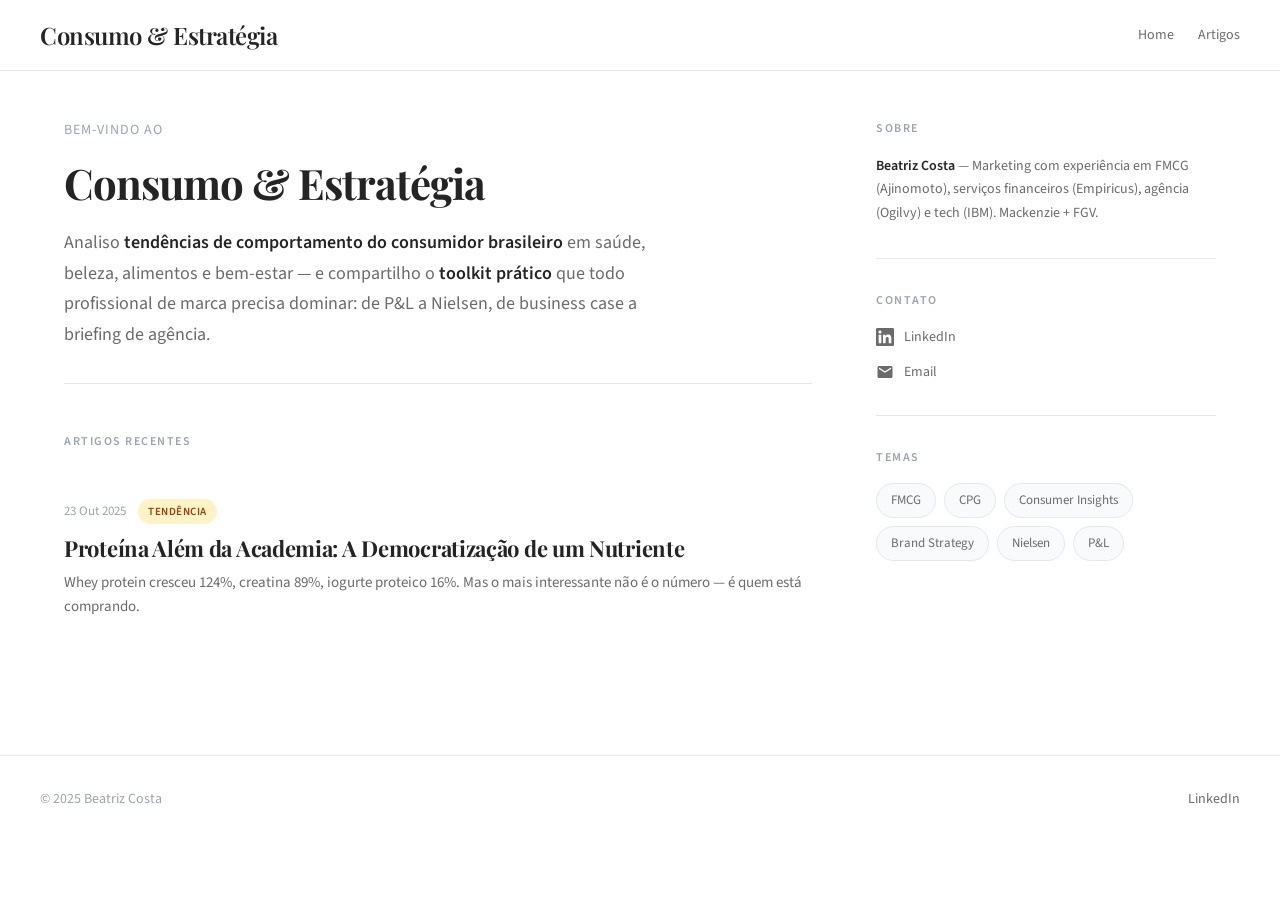
<file: index.html>
<!DOCTYPE html>
<html lang="pt-BR">
<head>
  <meta charset="UTF-8">
  <meta name="viewport" content="width=device-width, initial-scale=1.0">
  <title>Consumo & Estratégia | Beatriz Costa</title>
  <meta name="description" content="Tendências de consumo no Brasil e estratégia de marca. Por Beatriz Costa.">
  <link rel="stylesheet" href="style.css">
  <link rel="icon" href="data:image/svg+xml,<svg xmlns='http://www.w3.org/2000/svg' viewBox='0 0 100 100'><text y='.9em' font-size='90'>📊</text></svg>">
</head>
<body>

  <!-- NAVBAR -->
  <nav class="navbar">
    <div class="navbar__inner">
      <a href="index.html" class="navbar__logo">Consumo & Estratégia</a>
      <div class="navbar__links">
        <a href="index.html" class="navbar__link">Home</a>
        <a href="#posts" class="navbar__link">Artigos</a>
      </div>
    </div>
  </nav>

  <!-- MAIN LAYOUT: Duas colunas -->
  <div class="main-layout">
    
    <!-- COLUNA PRINCIPAL -->
    <main>
      
      <!-- HERO / ABOUT -->
      <section class="hero">
        <p class="hero__greeting">Bem-vindo ao</p>
        <h1 class="hero__title">Consumo & Estratégia</h1>
        <p class="hero__description">
          Analiso <strong>tendências de comportamento do consumidor brasileiro</strong> em saúde, beleza, alimentos e bem-estar — e compartilho o <strong>toolkit prático</strong> que todo profissional de marca precisa dominar: de P&L a Nielsen, de business case a briefing de agência.
        </p>
      </section>

      <!-- POSTS -->
      <section class="posts-section" id="posts">
        <h2 class="posts-section__title">Artigos Recentes</h2>

        <!-- POST 1 -->
        <a href="posts/2025-10-23-proteina-alem-da-academia.html" class="post-card">
          <div class="post-card__meta">
            <span class="post-card__date">23 Out 2025</span>
            <span class="post-card__tag post-card__tag--tendencia">Tendência</span>
          </div>
          <h3 class="post-card__title">Proteína Além da Academia: A Democratização de um Nutriente</h3>
          <p class="post-card__excerpt">Whey protein cresceu 124%, creatina 89%, iogurte proteico 16%. Mas o mais interessante não é o número — é quem está comprando.</p>
        </a>

        <!-- 
        =====================================================
        PARA ADICIONAR UM NOVO POST:
        1. Copie o bloco <a class="post-card">...</a> acima
        2. Cole aqui, acima deste comentário
        3. Altere: href, data, tag (tendencia ou toolkit), título, excerpt
        =====================================================
        -->

      </section>

    </main>

    <!-- SIDEBAR -->
    <aside class="sidebar">
      
      <!-- SOBRE -->
      <div class="sidebar__section">
        <h3 class="sidebar__title">Sobre</h3>
        <p class="sidebar__bio">
          <strong>Beatriz Costa</strong> — Marketing com experiência em FMCG (Ajinomoto), serviços financeiros (Empiricus), agência (Ogilvy) e tech (IBM). Mackenzie + FGV.
        </p>
      </div>

      <!-- LINKS -->
      <div class="sidebar__section">
        <h3 class="sidebar__title">Contato</h3>
        <div class="sidebar__links">
          <a href="https://www.linkedin.com/in/beatrizfpcosta/" target="_blank" class="sidebar__link">
            <svg viewBox="0 0 24 24" fill="currentColor"><path d="M20.447 20.452h-3.554v-5.569c0-1.328-.027-3.037-1.852-3.037-1.853 0-2.136 1.445-2.136 2.939v5.667H9.351V9h3.414v1.561h.046c.477-.9 1.637-1.85 3.37-1.85 3.601 0 4.267 2.37 4.267 5.455v6.286zM5.337 7.433c-1.144 0-2.063-.926-2.063-2.065 0-1.138.92-2.063 2.063-2.063 1.14 0 2.064.925 2.064 2.063 0 1.139-.925 2.065-2.064 2.065zm1.782 13.019H3.555V9h3.564v11.452zM22.225 0H1.771C.792 0 0 .774 0 1.729v20.542C0 23.227.792 24 1.771 24h20.451C23.2 24 24 23.227 24 22.271V1.729C24 .774 23.2 0 22.222 0h.003z"/></svg>
            LinkedIn
          </a>
          <a href="mailto:beatrizfpcosta@gmail.com" class="sidebar__link">
            <svg viewBox="0 0 24 24" fill="currentColor"><path d="M20 4H4c-1.1 0-1.99.9-1.99 2L2 18c0 1.1.9 2 2 2h16c1.1 0 2-.9 2-2V6c0-1.1-.9-2-2-2zm0 4l-8 5-8-5V6l8 5 8-5v2z"/></svg>
            Email
          </a>
        </div>
      </div>

      <!-- TEMAS -->
      <div class="sidebar__section">
        <h3 class="sidebar__title">Temas</h3>
        <div class="sidebar__topics">
          <span class="sidebar__topic">FMCG</span>
          <span class="sidebar__topic">CPG</span>
          <span class="sidebar__topic">Consumer Insights</span>
          <span class="sidebar__topic">Brand Strategy</span>
          <span class="sidebar__topic">Nielsen</span>
          <span class="sidebar__topic">P&L</span>
        </div>
      </div>

    </aside>

  </div>

  <!-- FOOTER -->
  <footer class="footer">
    <div class="footer__inner">
      <p class="footer__text">© 2025 Beatriz Costa</p>
      <div class="footer__links">
        <a href="https://www.linkedin.com/in/beatrizfpcosta/" target="_blank" class="footer__link">LinkedIn</a>
      </div>
    </div>
  </footer>

</body>
</html>
</file>
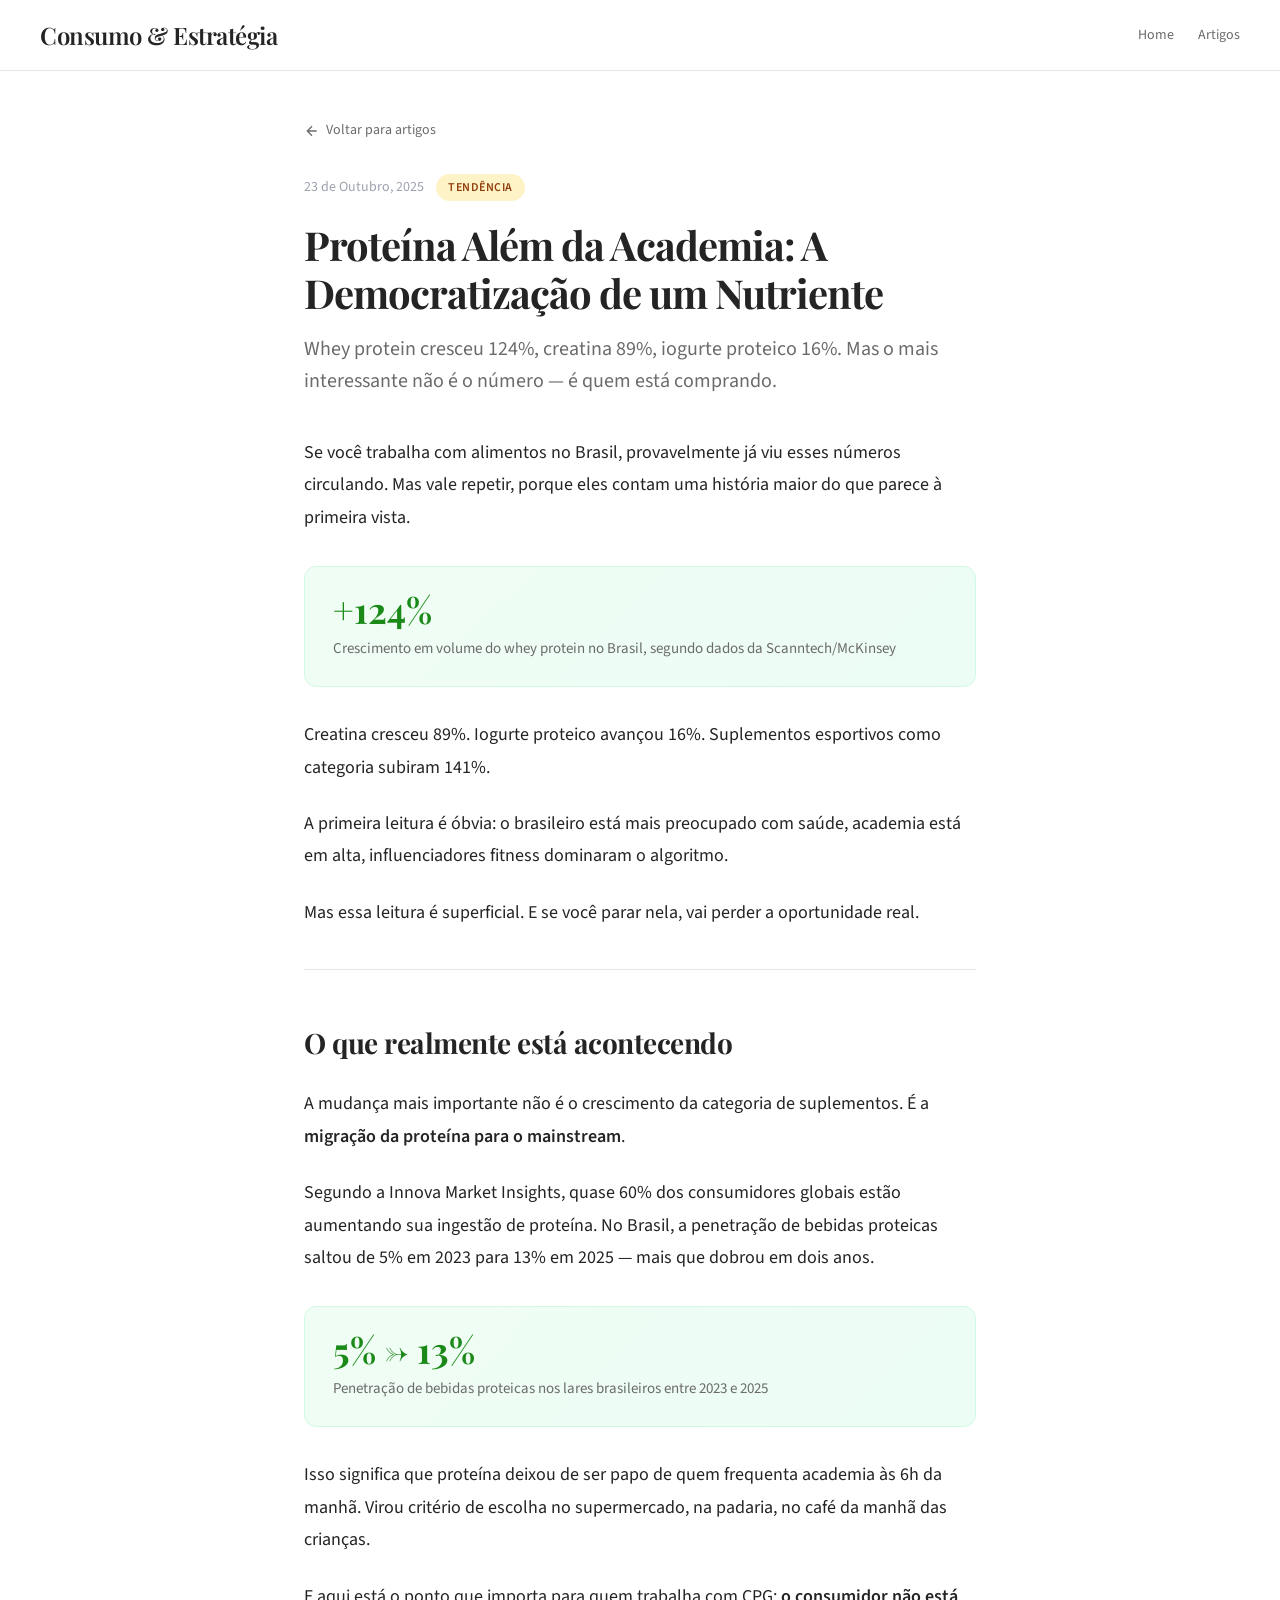
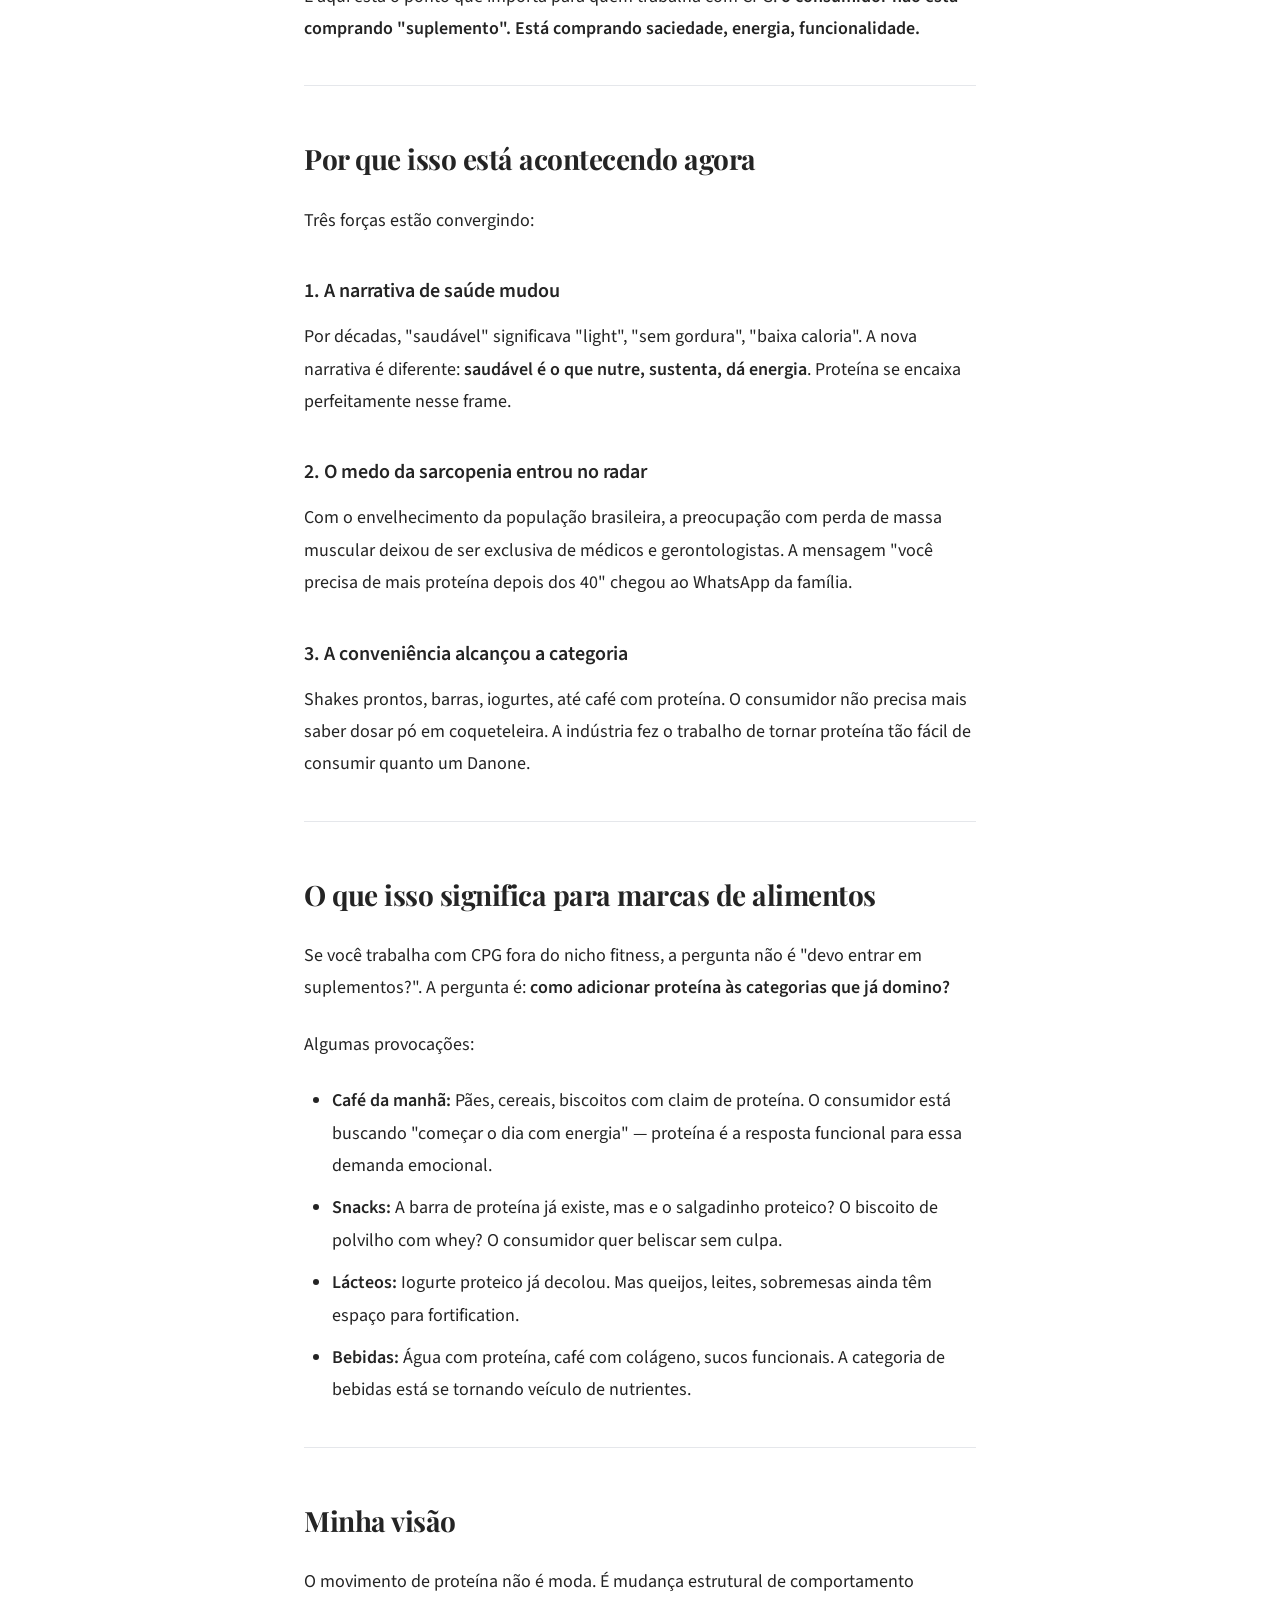
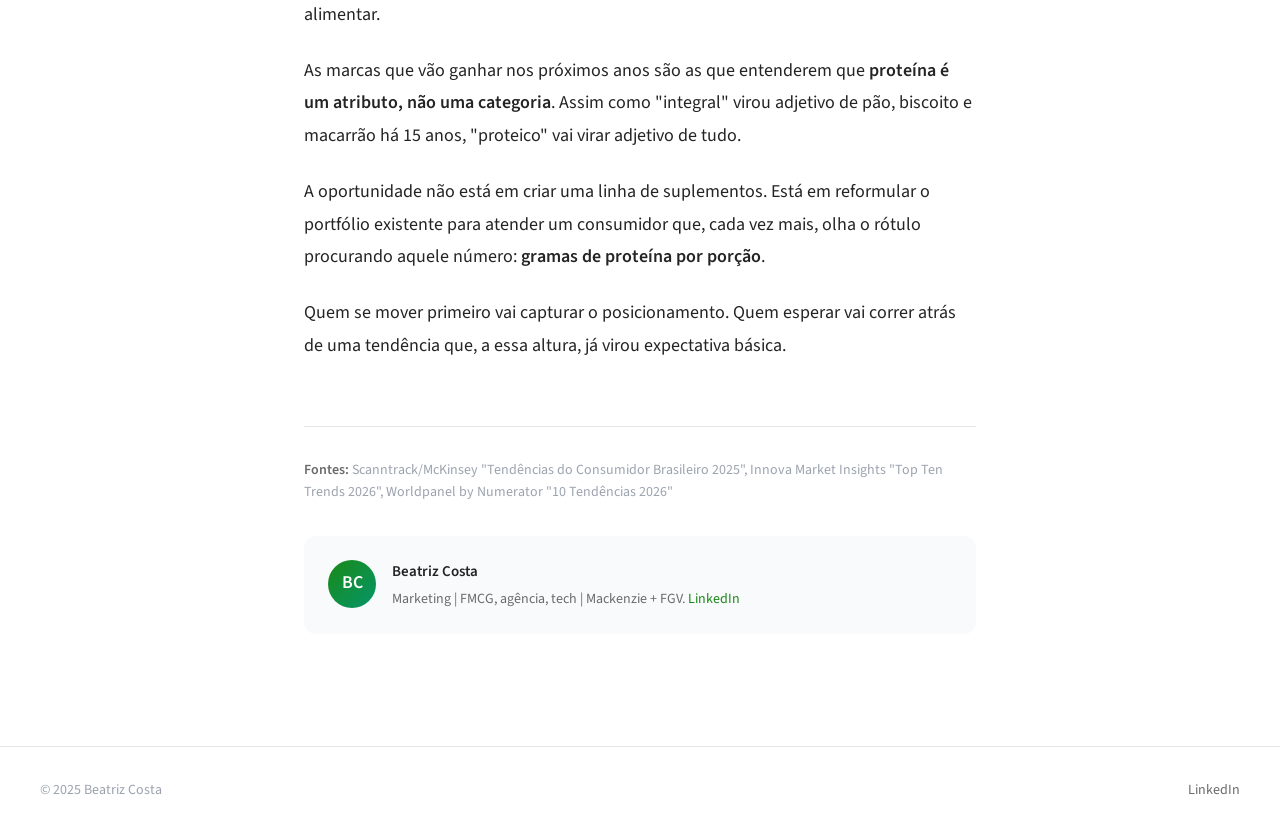
<file: posts/2025-10-23-proteina-alem-da-academia.html>
<!DOCTYPE html>
<html lang="pt-BR">
<head>
  <meta charset="UTF-8">
  <meta name="viewport" content="width=device-width, initial-scale=1.0">
  <title>Proteína Além da Academia | Consumo & Estratégia</title>
  <meta name="description" content="Whey protein cresceu 124%, creatina 89%, iogurte proteico 16%. Mas o mais interessante não é o número — é quem está comprando.">
  <link rel="stylesheet" href="../style.css">
  <link rel="icon" href="data:image/svg+xml,<svg xmlns='http://www.w3.org/2000/svg' viewBox='0 0 100 100'><text y='.9em' font-size='90'>📊</text></svg>">
</head>
<body>

  <!-- NAVBAR -->
  <nav class="navbar">
    <div class="navbar__inner">
      <a href="../index.html" class="navbar__logo">Consumo & Estratégia</a>
      <div class="navbar__links">
        <a href="../index.html" class="navbar__link">Home</a>
        <a href="../index.html#posts" class="navbar__link">Artigos</a>
      </div>
    </div>
  </nav>

  <!-- POST -->
  <article class="post-page">
    
    <a href="../index.html" class="back-link">
      <svg width="16" height="16" viewBox="0 0 24 24" fill="none" stroke="currentColor" stroke-width="2"><path d="M19 12H5M12 19l-7-7 7-7"/></svg>
      Voltar para artigos
    </a>

    <header class="post-header">
      <div class="post-header__meta">
        <span class="post-header__date">23 de Outubro, 2025</span>
        <span class="post-header__tag post-header__tag--tendencia">Tendência</span>
      </div>
      <h1 class="post-header__title">Proteína Além da Academia: A Democratização de um Nutriente</h1>
      <p class="post-header__subtitle">Whey protein cresceu 124%, creatina 89%, iogurte proteico 16%. Mas o mais interessante não é o número — é quem está comprando.</p>
    </header>

    <div class="post-content">
      
      <p>Se você trabalha com alimentos no Brasil, provavelmente já viu esses números circulando. Mas vale repetir, porque eles contam uma história maior do que parece à primeira vista.</p>

      <div class="data-callout">
        <div class="data-callout__number">+124%</div>
        <div class="data-callout__text">Crescimento em volume do whey protein no Brasil, segundo dados da Scanntech/McKinsey</div>
      </div>

      <p>Creatina cresceu 89%. Iogurte proteico avançou 16%. Suplementos esportivos como categoria subiram 141%.</p>

      <p>A primeira leitura é óbvia: o brasileiro está mais preocupado com saúde, academia está em alta, influenciadores fitness dominaram o algoritmo.</p>

      <p>Mas essa leitura é superficial. E se você parar nela, vai perder a oportunidade real.</p>

      <hr>

      <h2>O que realmente está acontecendo</h2>

      <p>A mudança mais importante não é o crescimento da categoria de suplementos. É a <strong>migração da proteína para o mainstream</strong>.</p>

      <p>Segundo a Innova Market Insights, quase 60% dos consumidores globais estão aumentando sua ingestão de proteína. No Brasil, a penetração de bebidas proteicas saltou de 5% em 2023 para 13% em 2025 — mais que dobrou em dois anos.</p>

      <div class="data-callout">
        <div class="data-callout__number">5% → 13%</div>
        <div class="data-callout__text">Penetração de bebidas proteicas nos lares brasileiros entre 2023 e 2025</div>
      </div>

      <p>Isso significa que proteína deixou de ser papo de quem frequenta academia às 6h da manhã. Virou critério de escolha no supermercado, na padaria, no café da manhã das crianças.</p>

      <p>E aqui está o ponto que importa para quem trabalha com CPG: <strong>o consumidor não está comprando "suplemento". Está comprando saciedade, energia, funcionalidade.</strong></p>

      <hr>

      <h2>Por que isso está acontecendo agora</h2>

      <p>Três forças estão convergindo:</p>

      <h3>1. A narrativa de saúde mudou</h3>

      <p>Por décadas, "saudável" significava "light", "sem gordura", "baixa caloria". A nova narrativa é diferente: <strong>saudável é o que nutre, sustenta, dá energia</strong>. Proteína se encaixa perfeitamente nesse frame.</p>

      <h3>2. O medo da sarcopenia entrou no radar</h3>

      <p>Com o envelhecimento da população brasileira, a preocupação com perda de massa muscular deixou de ser exclusiva de médicos e gerontologistas. A mensagem "você precisa de mais proteína depois dos 40" chegou ao WhatsApp da família.</p>

      <h3>3. A conveniência alcançou a categoria</h3>

      <p>Shakes prontos, barras, iogurtes, até café com proteína. O consumidor não precisa mais saber dosar pó em coqueteleira. A indústria fez o trabalho de tornar proteína tão fácil de consumir quanto um Danone.</p>

      <hr>

      <h2>O que isso significa para marcas de alimentos</h2>

      <p>Se você trabalha com CPG fora do nicho fitness, a pergunta não é "devo entrar em suplementos?". A pergunta é: <strong>como adicionar proteína às categorias que já domino?</strong></p>

      <p>Algumas provocações:</p>

      <ul>
        <li><strong>Café da manhã:</strong> Pães, cereais, biscoitos com claim de proteína. O consumidor está buscando "começar o dia com energia" — proteína é a resposta funcional para essa demanda emocional.</li>
        <li><strong>Snacks:</strong> A barra de proteína já existe, mas e o salgadinho proteico? O biscoito de polvilho com whey? O consumidor quer beliscar sem culpa.</li>
        <li><strong>Lácteos:</strong> Iogurte proteico já decolou. Mas queijos, leites, sobremesas ainda têm espaço para fortification.</li>
        <li><strong>Bebidas:</strong> Água com proteína, café com colágeno, sucos funcionais. A categoria de bebidas está se tornando veículo de nutrientes.</li>
      </ul>

      <hr>

      <h2>Minha visão</h2>

      <p>O movimento de proteína não é moda. É mudança estrutural de comportamento alimentar.</p>

      <p>As marcas que vão ganhar nos próximos anos são as que entenderem que <strong>proteína é um atributo, não uma categoria</strong>. Assim como "integral" virou adjetivo de pão, biscoito e macarrão há 15 anos, "proteico" vai virar adjetivo de tudo.</p>

      <p>A oportunidade não está em criar uma linha de suplementos. Está em reformular o portfólio existente para atender um consumidor que, cada vez mais, olha o rótulo procurando aquele número: <strong>gramas de proteína por porção</strong>.</p>

      <p>Quem se mover primeiro vai capturar o posicionamento. Quem esperar vai correr atrás de uma tendência que, a essa altura, já virou expectativa básica.</p>

    </div>

    <footer class="post-footer">
      <div class="post-footer__sources">
        <strong>Fontes:</strong> Scanntrack/McKinsey "Tendências do Consumidor Brasileiro 2025", Innova Market Insights "Top Ten Trends 2026", Worldpanel by Numerator "10 Tendências 2026"
      </div>
      
      <div class="post-footer__author">
        <div class="post-footer__author-avatar">BC</div>
        <div class="post-footer__author-info">
          <h4>Beatriz Costa</h4>
          <p>Marketing | FMCG, agência, tech | Mackenzie + FGV. <a href="https://www.linkedin.com/in/beatrizfpcosta/" target="_blank">LinkedIn</a></p>
        </div>
      </div>
    </footer>

  </article>

  <!-- FOOTER -->
  <footer class="footer">
    <div class="footer__inner">
      <p class="footer__text">© 2025 Beatriz Costa</p>
      <div class="footer__links">
        <a href="https://www.linkedin.com/in/beatrizfpcosta/" target="_blank" class="footer__link">LinkedIn</a>
      </div>
    </div>
  </footer>

</body>
</html>
</file>
<file: style.css>
/* ===========================================
   CONSUMO & ESTRATÉGIA
   Layout estilo Medium - clean e moderno
   =========================================== */

@import url('https://fonts.googleapis.com/css2?family=Playfair+Display:ital,wght@0,400;0,500;0,600;0,700;1,400&family=Source+Sans+3:ital,wght@0,300;0,400;0,500;0,600;0,700;1,400&display=swap');

* {
  margin: 0;
  padding: 0;
  box-sizing: border-box;
}

:root {
  --bg: #FFFFFF;
  --bg-secondary: #F9FAFB;
  --text: #242424;
  --text-secondary: #6B6B6B;
  --text-muted: #9CA3AF;
  --border: #E5E7EB;
  --accent: #1a8917;
  --accent-hover: #156d12;
  --tag-tendencia: #FEF3C7;
  --tag-tendencia-text: #92400E;
  --tag-toolkit: #D1FAE5;
  --tag-toolkit-text: #065F46;
  --font-serif: 'Playfair Display', Georgia, serif;
  --font-sans: 'Source Sans 3', -apple-system, BlinkMacSystemFont, sans-serif;
}

body {
  font-family: var(--font-sans);
  color: var(--text);
  background: var(--bg);
  line-height: 1.6;
  -webkit-font-smoothing: antialiased;
}

a {
  color: inherit;
  text-decoration: none;
}

/* ===========================================
   HEADER - Navbar simples igual Medium
   =========================================== */
.navbar {
  position: sticky;
  top: 0;
  background: var(--bg);
  border-bottom: 1px solid var(--border);
  padding: 16px 24px;
  z-index: 100;
}

.navbar__inner {
  max-width: 1200px;
  margin: 0 auto;
  display: flex;
  justify-content: space-between;
  align-items: center;
}

.navbar__logo {
  font-family: var(--font-serif);
  font-size: 24px;
  font-weight: 600;
  color: var(--text);
  letter-spacing: -0.5px;
}

.navbar__logo:hover {
  color: var(--accent);
}

.navbar__links {
  display: flex;
  gap: 24px;
  align-items: center;
}

.navbar__link {
  font-size: 14px;
  color: var(--text-secondary);
  transition: color 0.2s;
}

.navbar__link:hover {
  color: var(--text);
}

/* ===========================================
   MAIN LAYOUT - Duas colunas igual Medium
   =========================================== */
.main-layout {
  max-width: 1200px;
  margin: 0 auto;
  display: grid;
  grid-template-columns: 1fr 340px;
  gap: 64px;
  padding: 48px 24px;
}

/* ===========================================
   HERO / ABOUT SECTION (coluna principal)
   =========================================== */
.hero {
  margin-bottom: 48px;
  padding-bottom: 32px;
  border-bottom: 1px solid var(--border);
}

.hero__greeting {
  font-size: 14px;
  color: var(--text-muted);
  text-transform: uppercase;
  letter-spacing: 1px;
  margin-bottom: 16px;
}

.hero__title {
  font-family: var(--font-serif);
  font-size: 42px;
  font-weight: 700;
  line-height: 1.2;
  margin-bottom: 20px;
  letter-spacing: -1px;
}

.hero__description {
  font-size: 18px;
  color: var(--text-secondary);
  line-height: 1.7;
  max-width: 600px;
}

.hero__description strong {
  color: var(--text);
  font-weight: 600;
}

/* ===========================================
   POST LIST
   =========================================== */
.posts-section__title {
  font-size: 12px;
  font-weight: 600;
  color: var(--text-muted);
  text-transform: uppercase;
  letter-spacing: 1.5px;
  margin-bottom: 24px;
}

.post-card {
  padding: 24px 0;
  border-bottom: 1px solid var(--border);
  display: block;
  transition: opacity 0.2s;
}

.post-card:hover {
  opacity: 0.8;
}

.post-card:last-child {
  border-bottom: none;
}

.post-card__meta {
  display: flex;
  align-items: center;
  gap: 12px;
  margin-bottom: 10px;
}

.post-card__date {
  font-size: 13px;
  color: var(--text-muted);
}

.post-card__tag {
  font-size: 11px;
  font-weight: 600;
  text-transform: uppercase;
  letter-spacing: 0.5px;
  padding: 4px 10px;
  border-radius: 100px;
}

.post-card__tag--tendencia {
  background: var(--tag-tendencia);
  color: var(--tag-tendencia-text);
}

.post-card__tag--toolkit {
  background: var(--tag-toolkit);
  color: var(--tag-toolkit-text);
}

.post-card__title {
  font-family: var(--font-serif);
  font-size: 22px;
  font-weight: 700;
  line-height: 1.3;
  margin-bottom: 8px;
  letter-spacing: -0.3px;
}

.post-card__excerpt {
  font-size: 15px;
  color: var(--text-secondary);
  line-height: 1.6;
}

/* ===========================================
   SIDEBAR
   =========================================== */
.sidebar {
  position: sticky;
  top: 100px;
  height: fit-content;
}

.sidebar__section {
  margin-bottom: 32px;
  padding-bottom: 32px;
  border-bottom: 1px solid var(--border);
}

.sidebar__section:last-child {
  border-bottom: none;
}

.sidebar__title {
  font-size: 12px;
  font-weight: 600;
  color: var(--text-muted);
  text-transform: uppercase;
  letter-spacing: 1.5px;
  margin-bottom: 16px;
}

.sidebar__bio {
  font-size: 14px;
  color: var(--text-secondary);
  line-height: 1.7;
}

.sidebar__bio strong {
  color: var(--text);
  font-weight: 600;
}

.sidebar__links {
  display: flex;
  flex-direction: column;
  gap: 12px;
}

.sidebar__link {
  display: flex;
  align-items: center;
  gap: 10px;
  font-size: 14px;
  color: var(--text-secondary);
  transition: color 0.2s;
}

.sidebar__link:hover {
  color: var(--accent);
}

.sidebar__link svg {
  width: 18px;
  height: 18px;
  flex-shrink: 0;
}

.sidebar__topics {
  display: flex;
  flex-wrap: wrap;
  gap: 8px;
}

.sidebar__topic {
  font-size: 13px;
  color: var(--text-secondary);
  background: var(--bg-secondary);
  padding: 6px 14px;
  border-radius: 100px;
  border: 1px solid var(--border);
  transition: all 0.2s;
}

.sidebar__topic:hover {
  background: var(--border);
}

/* ===========================================
   POST PAGE
   =========================================== */
.post-page {
  max-width: 720px;
  margin: 0 auto;
  padding: 48px 24px;
}

.post-header {
  margin-bottom: 40px;
}

.post-header__meta {
  display: flex;
  align-items: center;
  gap: 12px;
  margin-bottom: 20px;
}

.post-header__date {
  font-size: 14px;
  color: var(--text-muted);
}

.post-header__tag {
  font-size: 12px;
  font-weight: 600;
  text-transform: uppercase;
  letter-spacing: 0.5px;
  padding: 4px 12px;
  border-radius: 100px;
}

.post-header__tag--tendencia {
  background: var(--tag-tendencia);
  color: var(--tag-tendencia-text);
}

.post-header__tag--toolkit {
  background: var(--tag-toolkit);
  color: var(--tag-toolkit-text);
}

.post-header__title {
  font-family: var(--font-serif);
  font-size: 40px;
  font-weight: 700;
  line-height: 1.2;
  margin-bottom: 16px;
  letter-spacing: -1px;
}

.post-header__subtitle {
  font-size: 20px;
  color: var(--text-secondary);
  line-height: 1.6;
}

/* Post Content */
.post-content {
  font-size: 18px;
  line-height: 1.8;
}

.post-content p {
  margin-bottom: 24px;
}

.post-content h2 {
  font-family: var(--font-serif);
  font-size: 28px;
  font-weight: 700;
  margin-top: 48px;
  margin-bottom: 20px;
  letter-spacing: -0.5px;
}

.post-content h3 {
  font-size: 20px;
  font-weight: 600;
  margin-top: 36px;
  margin-bottom: 12px;
}

.post-content strong {
  font-weight: 600;
}

.post-content a {
  color: var(--accent);
  text-decoration: underline;
  text-underline-offset: 3px;
}

.post-content a:hover {
  color: var(--accent-hover);
}

.post-content ul,
.post-content ol {
  margin-bottom: 24px;
  padding-left: 28px;
}

.post-content li {
  margin-bottom: 10px;
}

.post-content blockquote {
  margin: 32px 0;
  padding: 24px 28px;
  background: var(--bg-secondary);
  border-left: 4px solid var(--accent);
  font-style: italic;
  color: var(--text-secondary);
  border-radius: 0 8px 8px 0;
}

.post-content hr {
  border: none;
  height: 1px;
  background: var(--border);
  margin: 40px 0;
}

/* Data Callout - destaque de números */
.data-callout {
  background: linear-gradient(135deg, #F0FDF4 0%, #ECFDF5 100%);
  border: 1px solid #D1FAE5;
  border-radius: 12px;
  padding: 24px 28px;
  margin: 32px 0;
}

.data-callout__number {
  font-family: var(--font-serif);
  font-size: 36px;
  font-weight: 700;
  color: var(--accent);
  line-height: 1;
  margin-bottom: 8px;
}

.data-callout__text {
  font-size: 15px;
  color: var(--text-secondary);
}

/* Post Footer */
.post-footer {
  margin-top: 64px;
  padding-top: 32px;
  border-top: 1px solid var(--border);
}

.post-footer__sources {
  font-size: 14px;
  color: var(--text-muted);
  margin-bottom: 32px;
}

.post-footer__sources strong {
  color: var(--text-secondary);
  font-weight: 600;
}

.post-footer__author {
  display: flex;
  align-items: flex-start;
  gap: 16px;
  padding: 24px;
  background: var(--bg-secondary);
  border-radius: 12px;
}

.post-footer__author-avatar {
  width: 48px;
  height: 48px;
  background: linear-gradient(135deg, var(--accent) 0%, #059669 100%);
  border-radius: 50%;
  display: flex;
  align-items: center;
  justify-content: center;
  color: white;
  font-weight: 600;
  font-size: 18px;
  flex-shrink: 0;
}

.post-footer__author-info h4 {
  font-size: 15px;
  font-weight: 600;
  margin-bottom: 4px;
}

.post-footer__author-info p {
  font-size: 14px;
  color: var(--text-secondary);
  margin: 0;
}

.post-footer__author-info a {
  color: var(--accent);
}

/* Back link */
.back-link {
  display: inline-flex;
  align-items: center;
  gap: 6px;
  font-size: 14px;
  color: var(--text-secondary);
  margin-bottom: 32px;
  transition: color 0.2s;
}

.back-link:hover {
  color: var(--accent);
}

/* ===========================================
   FOOTER
   =========================================== */
.footer {
  border-top: 1px solid var(--border);
  padding: 32px 24px;
  margin-top: 64px;
}

.footer__inner {
  max-width: 1200px;
  margin: 0 auto;
  display: flex;
  justify-content: space-between;
  align-items: center;
}

.footer__text {
  font-size: 14px;
  color: var(--text-muted);
}

.footer__links {
  display: flex;
  gap: 24px;
}

.footer__link {
  font-size: 14px;
  color: var(--text-secondary);
  transition: color 0.2s;
}

.footer__link:hover {
  color: var(--accent);
}

/* ===========================================
   RESPONSIVE
   =========================================== */
@media (max-width: 900px) {
  .main-layout {
    grid-template-columns: 1fr;
    gap: 48px;
  }
  
  .sidebar {
    position: static;
    display: grid;
    grid-template-columns: repeat(auto-fit, minmax(200px, 1fr));
    gap: 24px;
  }
  
  .sidebar__section {
    margin-bottom: 0;
    padding-bottom: 0;
    border-bottom: none;
    padding: 20px;
    background: var(--bg-secondary);
    border-radius: 12px;
  }
  
  .hero__title {
    font-size: 32px;
  }
  
  .post-header__title {
    font-size: 32px;
  }
}

@media (max-width: 600px) {
  .navbar__inner {
    flex-direction: column;
    gap: 12px;
  }
  
  .footer__inner {
    flex-direction: column;
    gap: 16px;
    text-align: center;
  }
}
</file>
